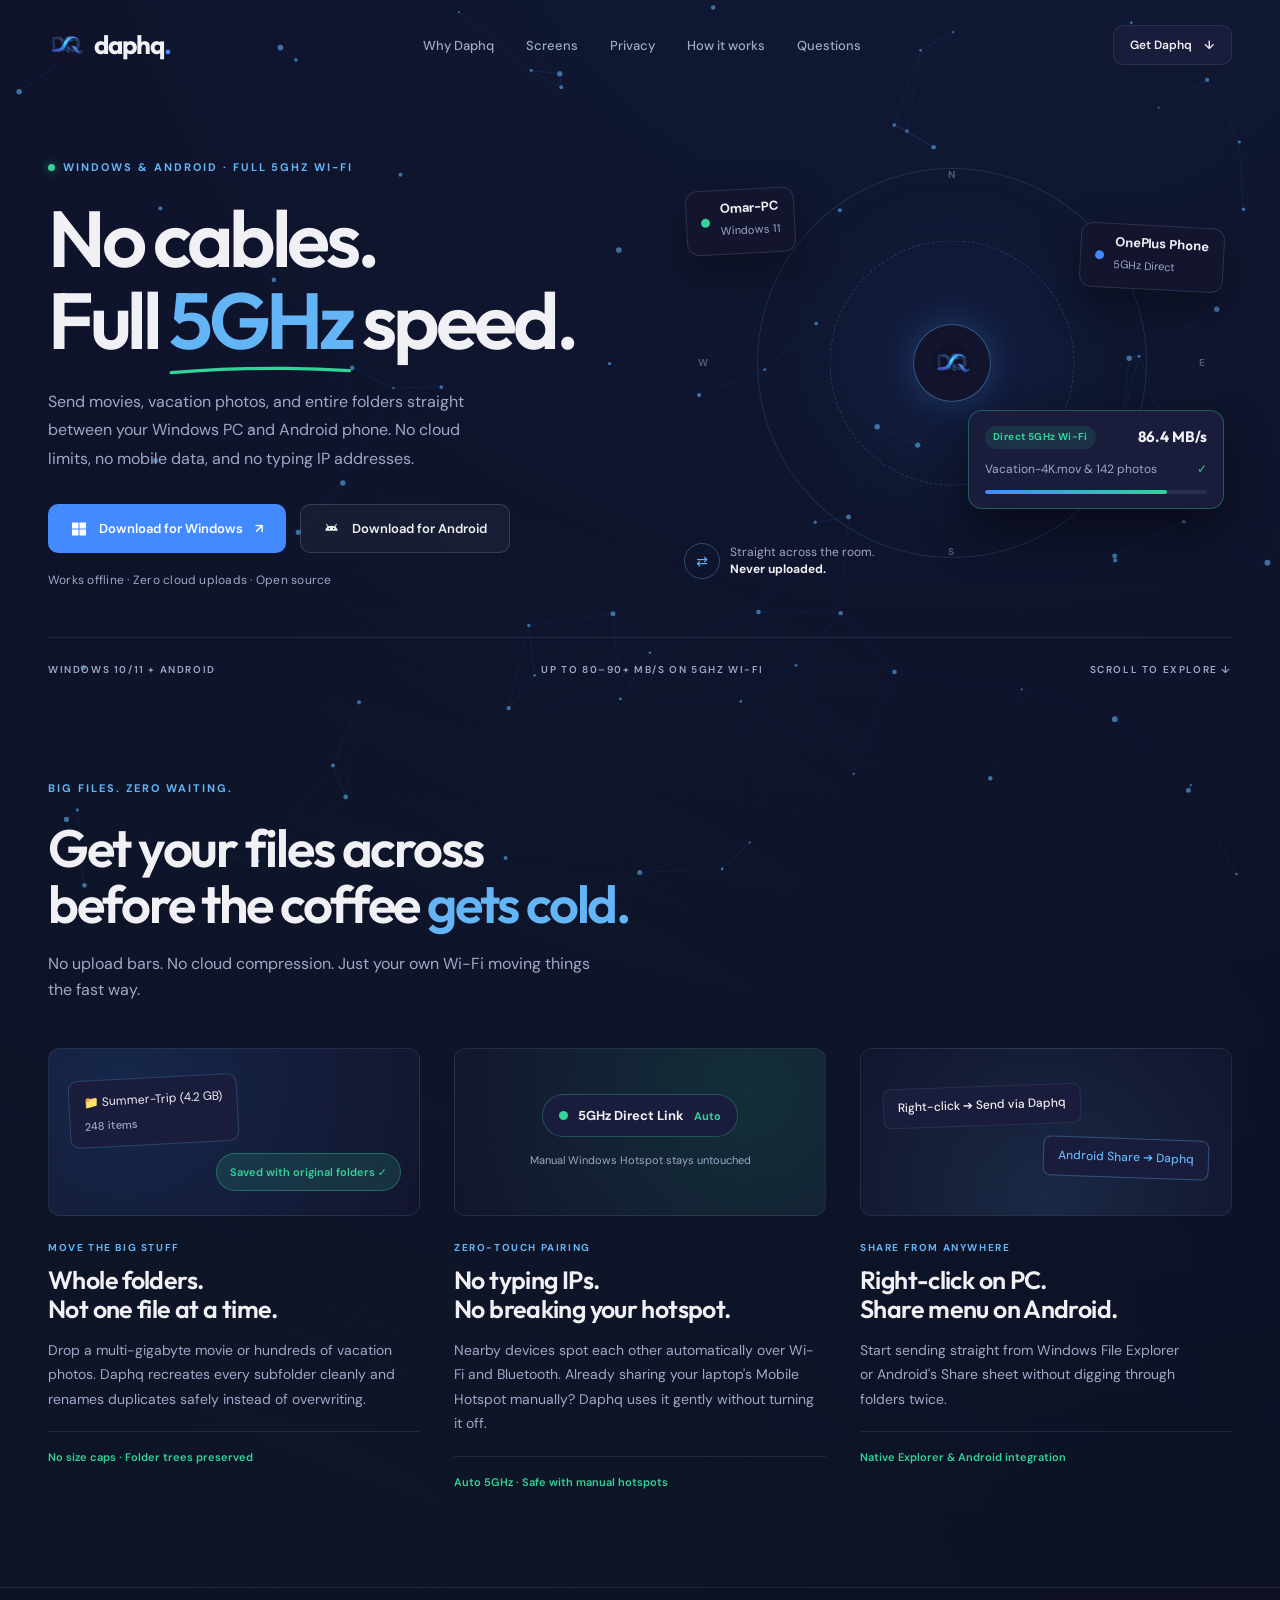
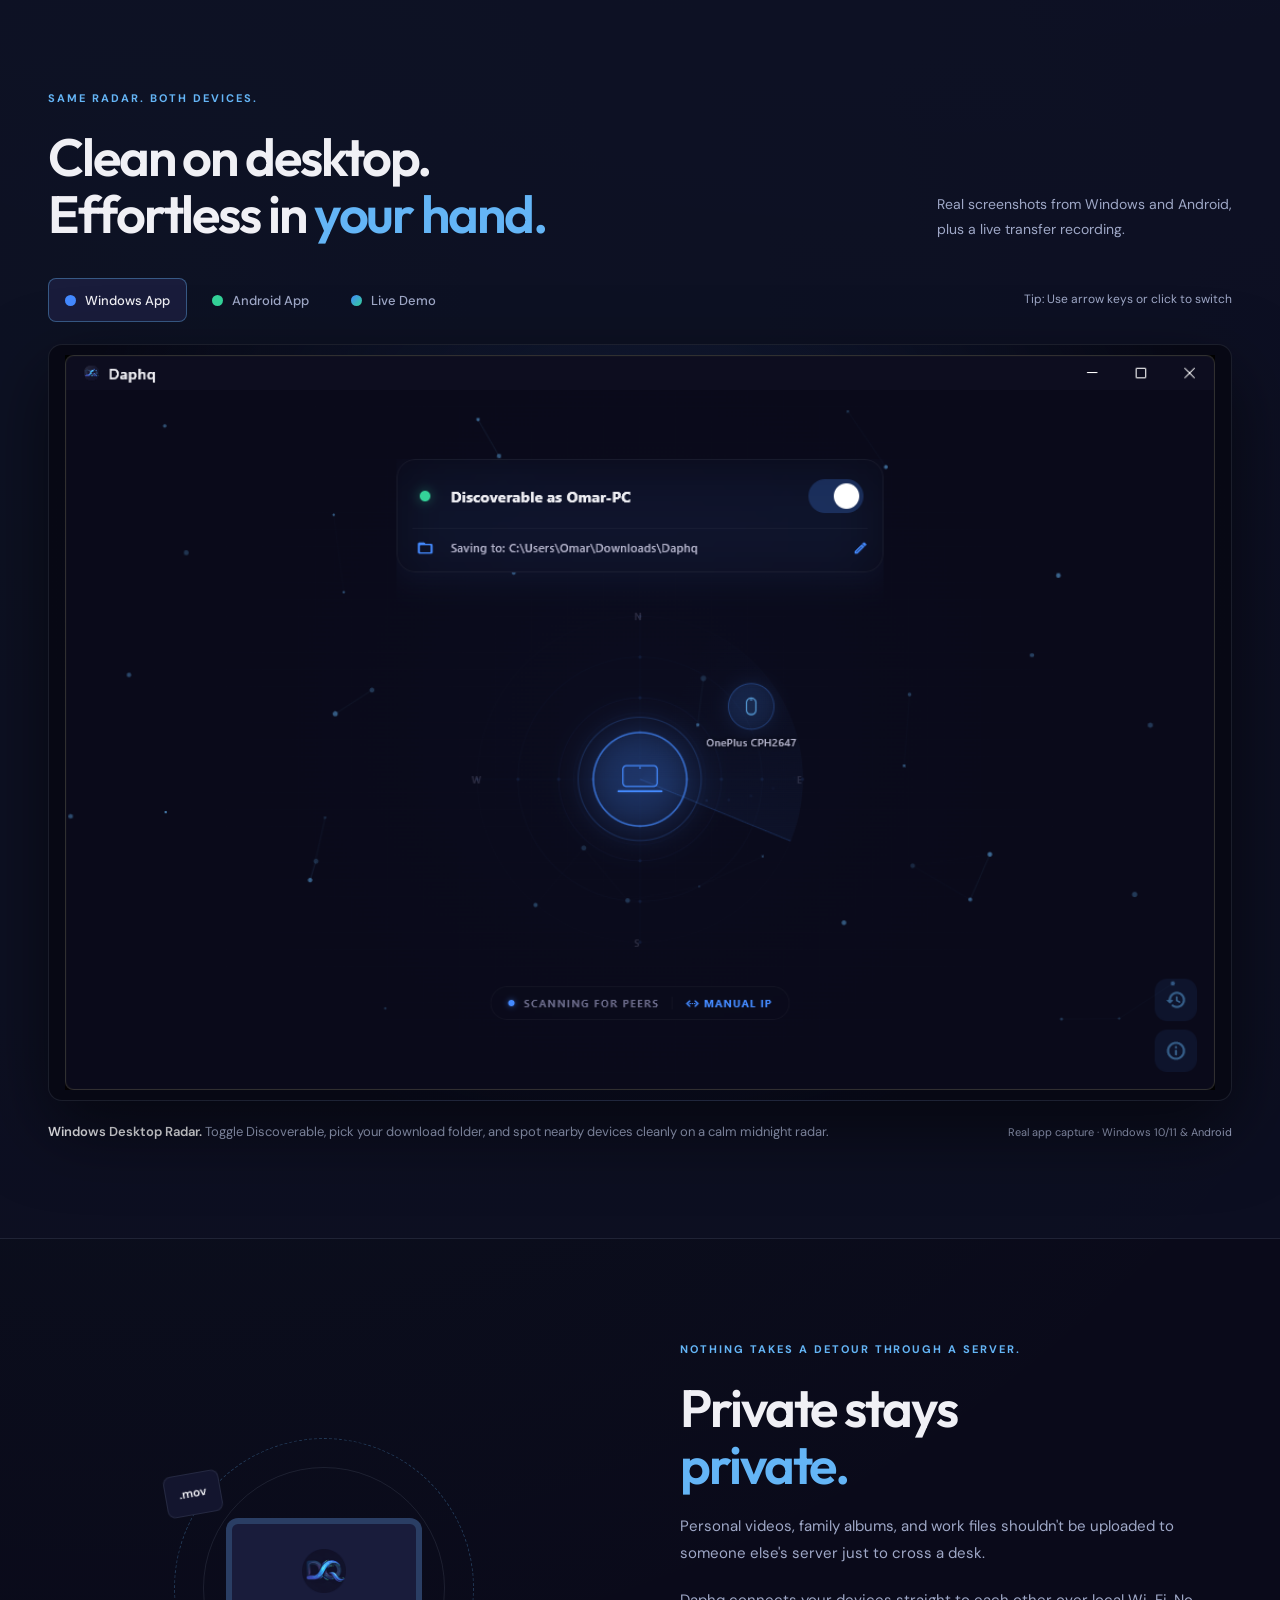
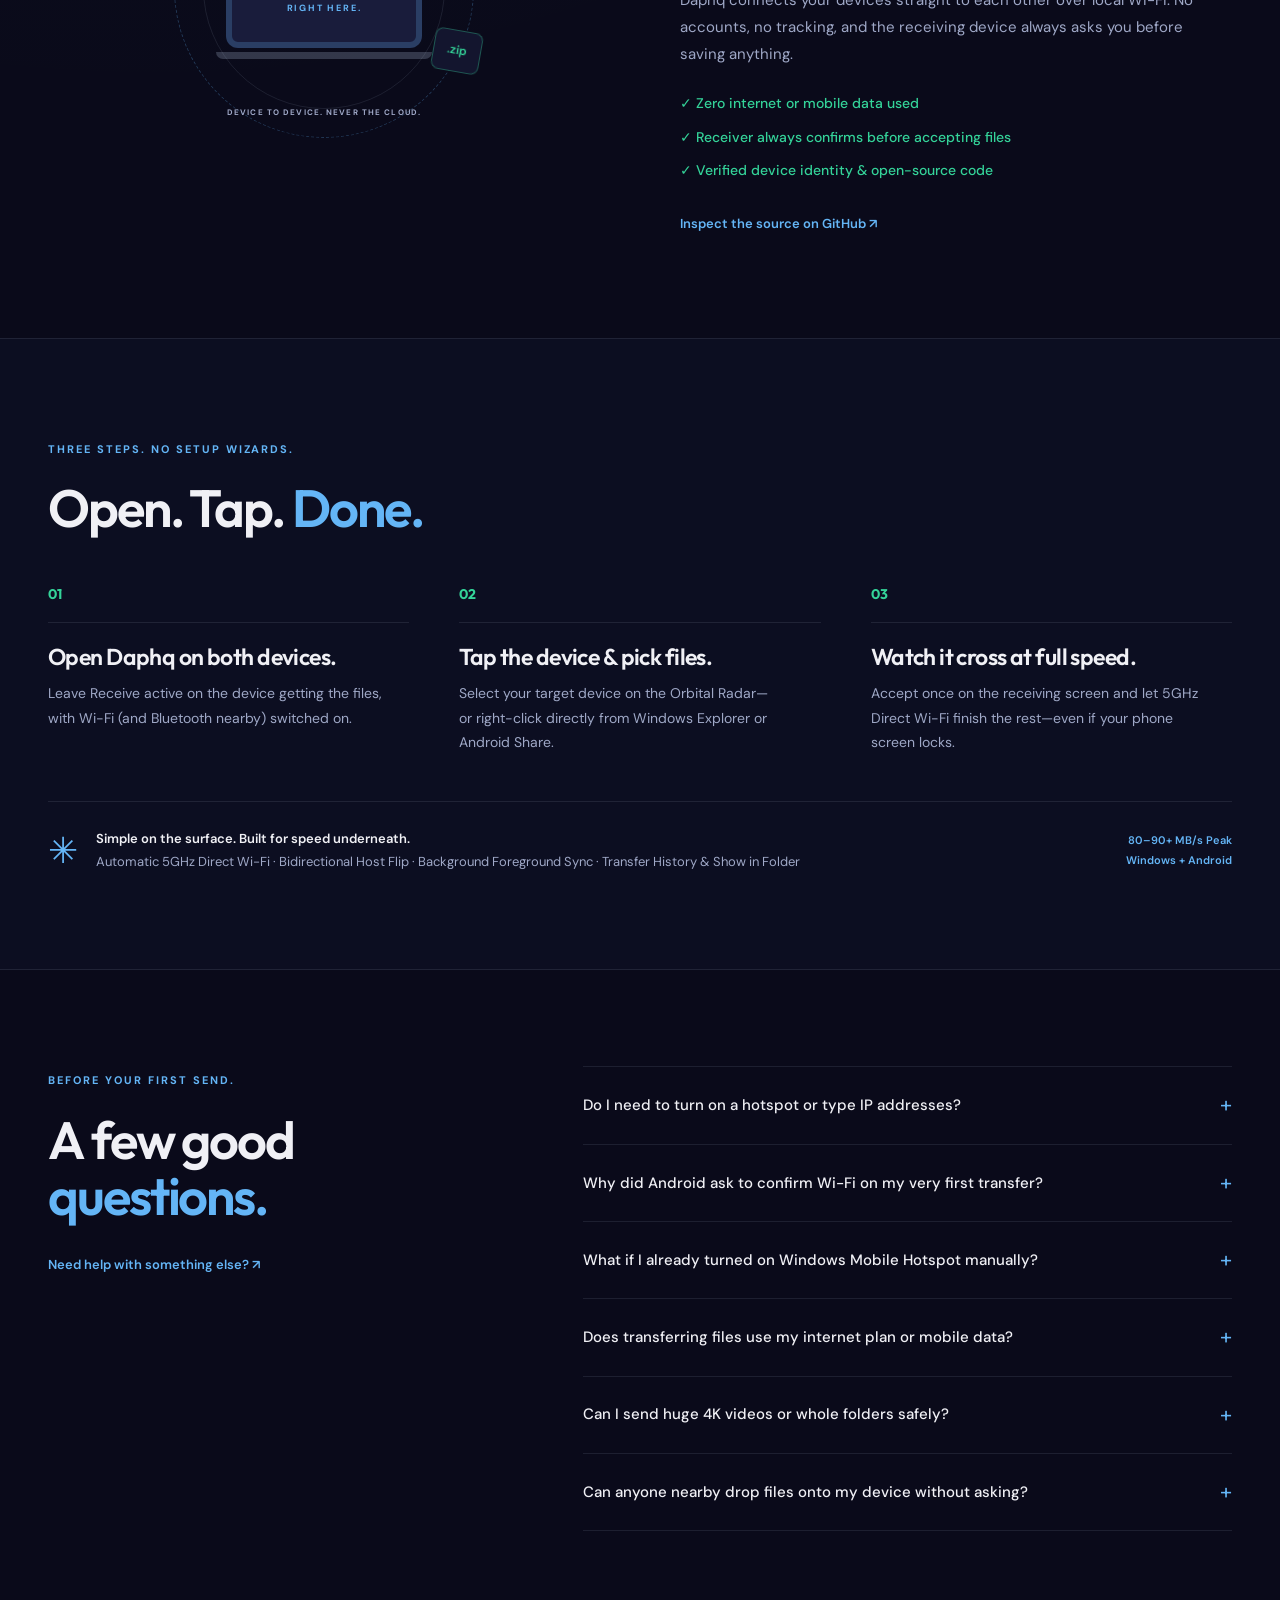
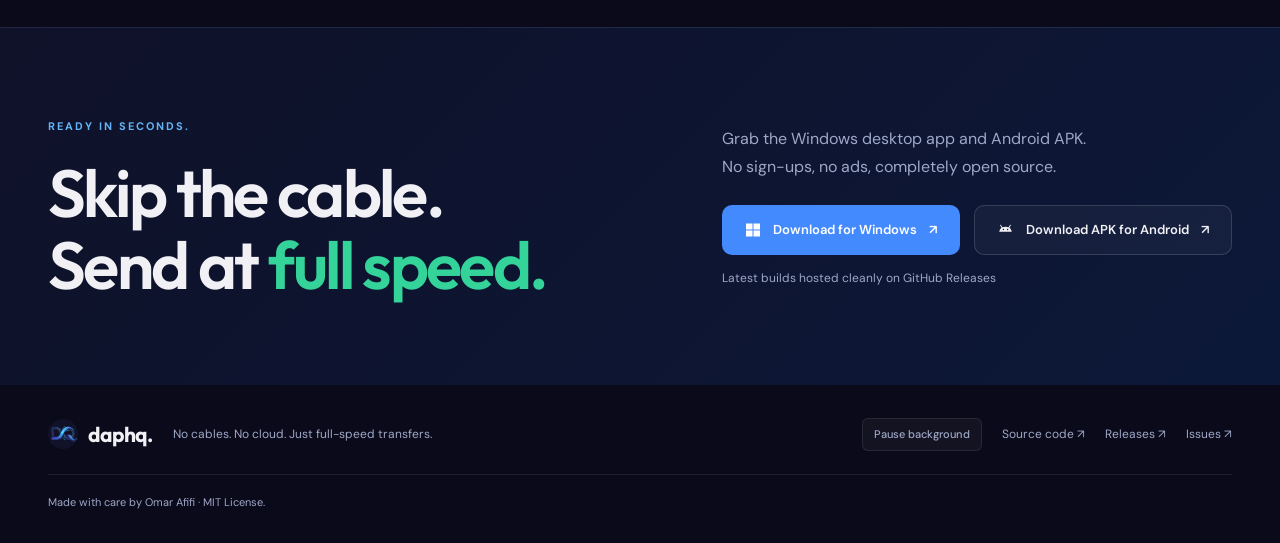
<file: docs/index.html>
<!DOCTYPE html>
<html lang="en">

<head>
  <meta charset="UTF-8">
  <meta name="viewport" content="width=device-width, initial-scale=1">
  <meta name="theme-color" content="#0A0A1A">
  <title>Daphq — No cables. Full 5GHz speed.</title>
  <meta name="description"
    content="Move gigabytes of photos, 4K videos, and whole folders straight between Windows and Android over 5GHz Wi-Fi. No cloud, no cables, no size limits.">
  <meta property="og:title" content="Daphq — No cables. Full 5GHz speed.">
  <meta property="og:description"
    content="Your files. Between your Windows PC and Android phone. Fast, private, and offline over local 5GHz Wi-Fi.">
  <meta property="og:type" content="website">
  <meta property="og:image" content="https://omarafifi-cse.github.io/daphq/assets/windows-interface.png">
  <meta name="twitter:card" content="summary_large_image">
  <meta name="twitter:title" content="Daphq — No cables. Full 5GHz speed.">
  <meta name="twitter:description"
    content="Move gigabytes between Windows and Android without cables or cloud limits.">
  <meta name="twitter:image" content="https://omarafifi-cse.github.io/daphq/assets/windows-interface.png">
  <link rel="canonical" href="https://omarafifi-cse.github.io/daphq/">
  <link rel="icon" type="image/x-icon" href="assets/favicon.ico">
  <link rel="icon" type="image/png" sizes="192x192" href="assets/icon-192.png">
  <link rel="apple-touch-icon" href="assets/apple-touch-icon.png">
  <link rel="preconnect" href="https://fonts.googleapis.com">
  <link rel="preconnect" href="https://fonts.gstatic.com" crossorigin>
  <link
    href="https://fonts.googleapis.com/css2?family=DM+Sans:wght@400;500;600;700&family=Outfit:wght@500;600;700&display=swap"
    rel="stylesheet">
  <link rel="stylesheet" href="css/style.css">
  <script src="js/network-bg.js" defer></script>
  <script src="js/main.js" defer></script>
</head>

<body>
  <canvas id="network-canvas" aria-hidden="true"></canvas>
  <a class="skip-link" href="#main">Skip to content</a>

  <header class="site-header">
    <a class="brand" href="#" aria-label="Daphq home">
      <img src="assets/icon-192.png" width="36" height="36" alt="">
      <span>daphq<span class="brand-dot">.</span></span>
    </a>
    <nav aria-label="Main">
      <a href="#why">Why Daphq</a>
      <a href="#screens">Screens</a>
      <a href="#privacy">Privacy</a>
      <a href="#how-it-works">How it works</a>
      <a href="#questions">Questions</a>
    </nav>
    <a class="button button-small" href="#download">
      Get Daphq <span aria-hidden="true">↓</span>
    </a>
  </header>

  <main id="main" tabindex="-1">
    <!-- Hero -->
    <section class="hero wrap" aria-labelledby="hero-title">
      <div class="hero-copy">
        <p class="eyebrow">
          <span class="status-dot" aria-hidden="true"></span>
          <span id="version-eyebrow">WINDOWS &amp; ANDROID · FULL 5GHZ WI-FI</span>
        </p>
        <h1 id="hero-title">No cables.<br>Full <span class="highlight">5GHz<svg viewBox="0 0 320 22"
              preserveAspectRatio="none" aria-hidden="true">
              <path d="M4 16Q150 2 316 12" />
            </svg></span> speed.</h1>
        <p class="hero-description">Send movies, vacation photos, and entire folders straight between your Windows PC
          and Android phone. No cloud limits, no mobile data, and no typing IP addresses.</p>

        <div class="hero-actions" id="hero-actions">
          <a class="button button-primary" id="hero-primary-btn"
            href="https://github.com/OmarAfifi-CSE/daphq/releases/latest">
            <svg class="os-icon" viewBox="0 0 16 16" width="16" height="16" aria-hidden="true">
              <path fill="currentColor"
                d="M1 1.5h6.5v6H1zm7.5 0H15v6H8.5zM1 8.5h6.5v6H1zm7.5 0H15v6H8.5z" />
            </svg>
            <span class="btn-label">Download for Windows</span>
            <span class="btn-arrow" aria-hidden="true">↗</span>
          </a>
          <a class="button button-secondary" id="hero-secondary-btn"
            href="https://github.com/OmarAfifi-CSE/daphq/releases/latest">
            <svg class="os-icon" viewBox="0 0 24 24" width="17" height="17" aria-hidden="true">
              <path fill="currentColor"
                d="M17.6 9.48l1.84-3.18c.16-.31.04-.69-.26-.85-.29-.15-.65-.06-.83.22l-1.88 3.24a11.43 11.43 0 0 0-8.94 0L5.65 5.67c-.19-.28-.54-.37-.83-.22-.3.16-.42.54-.26.85l1.84 3.18C4.81 10.67 3.55 12.66 3.15 15h17.7c-.4-2.34-1.66-4.33-3.25-5.52zM9 13a1 1 0 1 1 0-2 1 1 0 0 1 0 2zm6 0a1 1 0 1 1 0-2 1 1 0 0 1 0 2z" />
            </svg>
            <span class="btn-label">Download for Android</span>
          </a>
        </div>
        <p class="fine-print">Works offline · Zero cloud uploads · Open source</p>
      </div>

      <!-- Bespoke CSS Orbital Radar Bridge -->
      <div class="hero-art" role="img"
        aria-label="Illustration of a Windows PC and Android phone linked on Daphq's Orbital Radar transferring files at 86 MB/s">
        <div class="radar-ring radar-outer"></div>
        <div class="radar-ring radar-inner"></div>
        <span class="compass compass-n" aria-hidden="true">N</span>
        <span class="compass compass-e" aria-hidden="true">E</span>
        <span class="compass compass-s" aria-hidden="true">S</span>
        <span class="compass compass-w" aria-hidden="true">W</span>

        <div class="radar-hub">
          <img src="assets/icon-192.png" width="38" height="38" alt="">
        </div>

        <div class="peer-pill peer-pc">
          <span class="peer-dot" aria-hidden="true"></span>
          <div>
            <strong>Omar-PC</strong>
            <small>Windows 11</small>
          </div>
        </div>

        <div class="peer-pill peer-phone">
          <span class="peer-dot peer-dot-blue" aria-hidden="true"></span>
          <div>
            <strong>OnePlus Phone</strong>
            <small>5GHz Direct</small>
          </div>
        </div>

        <div class="transfer-card">
          <div class="transfer-head">
            <span class="transfer-badge">Direct 5GHz Wi-Fi</span>
            <span class="transfer-speed">86.4 MB/s</span>
          </div>
          <div class="transfer-file">
            <span>Vacation-4K.mov &amp; 142 photos</span>
            <span class="transfer-check">✓</span>
          </div>
          <div class="transfer-bar"><i></i></div>
        </div>

        <div class="local-seal">
          <span class="seal-icon" aria-hidden="true">⇄</span>
          <span>Straight across the room.<br><strong>Never uploaded.</strong></span>
        </div>
      </div>

      <div class="hero-baseline">
        <span>WINDOWS 10/11 + ANDROID</span>
        <span>UP TO 80–90+ MB/S ON 5GHZ WI-FI</span>
        <span>SCROLL TO EXPLORE ↓</span>
      </div>
    </section>

    <!-- Stories -->
    <section class="possibilities wrap section" id="why" aria-labelledby="possibilities-title">
      <div class="section-intro">
        <p class="eyebrow">BIG FILES. ZERO WAITING.</p>
        <h2 id="possibilities-title">Get your files across<br>before the coffee <span class="serene">gets cold.</span>
        </h2>
        <p>No upload bars. No cloud compression. Just your own Wi-Fi moving things the fast way.</p>
      </div>

      <div class="stories">
        <article class="story">
          <div class="story-art folder-art" aria-hidden="true">
            <div class="folder-card">
              <span>📁 Summer-Trip (4.2 GB)</span>
              <b>248 items</b>
            </div>
            <div class="folder-done">Saved with original folders ✓</div>
          </div>
          <p class="story-kicker">MOVE THE BIG STUFF</p>
          <h3>Whole folders.<br>Not one file at a time.</h3>
          <p>Drop a multi-gigabyte movie or hundreds of vacation photos. Daphq recreates every subfolder cleanly and
            renames duplicates safely instead of overwriting.</p>
          <span class="capability">No size caps · Folder trees preserved</span>
        </article>

        <article class="story">
          <div class="story-art link-art" aria-hidden="true">
            <div class="band-pill">
              <span class="peer-dot"></span>
              <strong>5GHz Direct Link</strong>
              <small>Auto</small>
            </div>
            <span class="hotspot-note">Manual Windows Hotspot stays untouched</span>
          </div>
          <p class="story-kicker">ZERO-TOUCH PAIRING</p>
          <h3>No typing IPs.<br>No breaking your hotspot.</h3>
          <p>Nearby devices spot each other automatically over Wi-Fi and Bluetooth. Already sharing your laptop's
            Mobile Hotspot manually? Daphq uses it gently without turning it off.</p>
          <span class="capability">Auto 5GHz · Safe with manual hotspots</span>
        </article>

        <article class="story">
          <div class="story-art share-art" aria-hidden="true">
            <span class="share-chip chip-win">Right-click ➔ Send via Daphq</span>
            <span class="share-chip chip-and">Android Share ➔ Daphq</span>
          </div>
          <p class="story-kicker">SHARE FROM ANYWHERE</p>
          <h3>Right-click on PC.<br>Share menu on Android.</h3>
          <p>Start sending straight from Windows File Explorer or Android's Share sheet without digging through folders
            twice.</p>
          <span class="capability">Native Explorer &amp; Android integration</span>
        </article>
      </div>
    </section>

    <!-- Screens Switcher (Real Screenshots + Live Demo) -->
    <section class="screens-section section" id="screens" aria-labelledby="screens-title">
      <div class="wrap">
        <div class="screens-heading">
          <div>
            <p class="eyebrow">SAME RADAR. BOTH DEVICES.</p>
            <h2 id="screens-title">Clean on desktop.<br>Effortless in <span class="serene">your hand.</span></h2>
          </div>
          <p>Real screenshots from Windows and Android,<br>plus a live transfer recording.</p>
        </div>

        <div class="screen-controls">
          <div class="screen-buttons" role="group" aria-label="Choose a preview">
            <button type="button" data-screen="windows" aria-pressed="true">
              <span class="swatch swatch-win" aria-hidden="true"></span>Windows App
            </button>
            <button type="button" data-screen="android" aria-pressed="false">
              <span class="swatch swatch-and" aria-hidden="true"></span>Android App
            </button>
            <button type="button" data-screen="demo" aria-pressed="false">
              <span class="swatch swatch-demo" aria-hidden="true"></span>Live Demo
            </button>
          </div>
          <span class="screen-hint">Tip: Use arrow keys or click to switch</span>
        </div>

        <div class="app-preview" data-screen="windows" id="app-preview"
          aria-label="Real Windows desktop screenshot of the Daphq app">
          <div class="preview-stage">
            <img id="screen-shot" class="preview-img active" src="assets/windows-interface.png" width="1086"
              height="693" alt="Daphq Windows desktop app showing a nearby Android phone on the Orbital Radar">
            <img id="screen-shot-next" class="preview-img incoming" src="assets/windows-interface.png" width="1086"
              height="693" alt="" aria-hidden="true">
          </div>
        </div>

        <div class="preview-caption">
          <p id="screen-description" aria-live="polite">
            <strong>Windows Desktop Radar.</strong> Toggle Discoverable, pick your download folder, and spot nearby
            devices cleanly on a calm midnight radar.
          </p>
          <span id="screen-meta">Real app capture · Windows 10/11 &amp; Android</span>
        </div>
      </div>
    </section>

    <!-- Privacy & Offline -->
    <section class="privacy-section wrap section" id="privacy" aria-labelledby="privacy-title">
      <div class="privacy-visual" aria-hidden="true">
        <div class="privacy-orbit">
          <span class="orbit-file file-a">.mov</span>
          <span class="orbit-file file-b">.zip</span>
          <div class="room-bridge">
            <div class="room-screen">
              <img src="assets/icon-192.png" width="44" height="44" alt="">
              <span>RIGHT HERE.</span>
            </div>
            <div class="room-base"></div>
          </div>
          <span class="privacy-seal">DEVICE TO DEVICE. NEVER THE CLOUD.</span>
        </div>
      </div>

      <div class="privacy-copy">
        <p class="eyebrow">NOTHING TAKES A DETOUR THROUGH A SERVER.</p>
        <h2 id="privacy-title">Private stays<br><span class="serene">private.</span></h2>
        <p>Personal videos, family albums, and work files shouldn't be uploaded to someone else's server just to cross
          a desk.</p>
        <p>Daphq connects your devices straight to each other over local Wi-Fi. No accounts, no tracking, and the
          receiving device always asks you before saving anything.</p>
        <div class="privacy-points">
          <span>✓ Zero internet or mobile data used</span>
          <span>✓ Receiver always confirms before accepting files</span>
          <span>✓ Verified device identity &amp; open-source code</span>
        </div>
        <a class="text-link" href="https://github.com/OmarAfifi-CSE/daphq" target="_blank"
          rel="noopener noreferrer">Inspect the source on GitHub ↗</a>
      </div>
    </section>

    <!-- Workflow -->
    <section class="workflow-section section" id="how-it-works" aria-labelledby="workflow-title">
      <div class="wrap">
        <div class="section-intro">
          <p class="eyebrow">THREE STEPS. NO SETUP WIZARDS.</p>
          <h2 id="workflow-title">Open. Tap. <span class="serene">Done.</span></h2>
        </div>

        <ol class="steps">
          <li>
            <span class="step-number">01</span>
            <h3>Open Daphq on both devices.</h3>
            <p>Leave Receive active on the device getting the files, with Wi-Fi (and Bluetooth nearby) switched on.</p>
          </li>
          <li>
            <span class="step-number">02</span>
            <h3>Tap the device &amp; pick files.</h3>
            <p>Select your target device on the Orbital Radar—or right-click directly from Windows Explorer or Android
              Share.</p>
          </li>
          <li>
            <span class="step-number">03</span>
            <h3>Watch it cross at full speed.</h3>
            <p>Accept once on the receiving screen and let 5GHz Direct Wi-Fi finish the rest—even if your phone screen
              locks.</p>
          </li>
        </ol>

        <div class="power-note">
          <span class="power-symbol" aria-hidden="true">✳</span>
          <p>
            <strong>Simple on the surface. Built for speed underneath.</strong>
            <br>Automatic 5GHz Direct Wi-Fi · Bidirectional Host Flip · Background Foreground Sync · Transfer History
            &amp; Show in Folder
          </p>
          <span class="spec-tags">80–90+ MB/s Peak<br>Windows + Android</span>
        </div>
      </div>
    </section>

    <!-- FAQ -->
    <section class="faq-section wrap section" id="questions" aria-labelledby="faq-title">
      <div>
        <p class="eyebrow">BEFORE YOUR FIRST SEND.</p>
        <h2 id="faq-title">A few good<br><span class="serene">questions.</span></h2>
        <a class="text-link" href="https://github.com/OmarAfifi-CSE/daphq/issues" target="_blank"
          rel="noopener noreferrer">Need help with something else? ↗</a>
      </div>

      <div class="questions">
        <details>
          <summary>Do I need to turn on a hotspot or type IP addresses?<span aria-hidden="true">+</span></summary>
          <p>Usually no. When both devices are nearby with Wi-Fi and Bluetooth on, Daphq finds them automatically and
            negotiates a direct 5GHz link. Manual IP entry is always there if you ever need it on a locked-down network.</p>
        </details>
        <details>
          <summary>Why did Android ask to confirm Wi-Fi on my very first transfer?<span aria-hidden="true">+</span></summary>
          <p>Android shows a one-time system confirmation the very first time an app requests a direct local Wi-Fi link.
            Daphq keeps your link credentials consistent so future transfers reconnect smoothly without manual
            re-selection.</p>
        </details>
        <details>
          <summary>What if I already turned on Windows Mobile Hotspot manually?<span aria-hidden="true">+</span></summary>
          <p>Daphq respects it. If your Windows Mobile Hotspot is already running, Daphq won't change its name or
            password and won't shut it down after the transfer completes.</p>
        </details>
        <details>
          <summary>Does transferring files use my internet plan or mobile data?<span aria-hidden="true">+</span></summary>
          <p>No. Every byte moves locally between your devices inside the room—never over mobile data and never through
            any cloud server.</p>
        </details>
        <details>
          <summary>Can I send huge 4K videos or whole folders safely?<span aria-hidden="true">+</span></summary>
          <p>Yes. There are no file-size or item-count limits. Subfolders keep their structure, and if a file with the
            same name already exists, Daphq renames the new copy cleanly (like <code>photo (1).jpg</code>) instead of
            overwriting.</p>
        </details>
        <details>
          <summary>Can anyone nearby drop files onto my device without asking?<span aria-hidden="true">+</span></summary>
          <p>Never. When someone wants to send files, your receiving screen shows who is sending, how many items, and the
            total size—and waits for you to tap Accept.</p>
        </details>
      </div>
    </section>

    <!-- Final CTA -->
    <section class="final-cta" id="download" aria-labelledby="download-title">
      <div class="wrap final-inner">
        <div>
          <p class="eyebrow">READY IN SECONDS.</p>
          <h2 id="download-title">Skip the cable.<br>Send at <span class="serene-light">full speed.</span></h2>
        </div>
        <div>
          <p>Grab the Windows desktop app and Android APK.<br>No sign-ups, no ads, completely open source.</p>
          <div class="final-buttons">
            <a class="button button-primary" id="download-windows"
              href="https://github.com/OmarAfifi-CSE/daphq/releases/latest">
              <svg class="os-icon" viewBox="0 0 16 16" width="16" height="16" aria-hidden="true">
                <path fill="currentColor"
                  d="M1 1.5h6.5v6H1zm7.5 0H15v6H8.5zM1 8.5h6.5v6H1zm7.5 0H15v6H8.5z" />
              </svg>
              <span>Download for Windows</span>
              <span aria-hidden="true">↗</span>
            </a>
            <a class="button button-secondary" id="download-android"
              href="https://github.com/OmarAfifi-CSE/daphq/releases/latest">
              <svg class="os-icon" viewBox="0 0 24 24" width="17" height="17" aria-hidden="true">
                <path fill="currentColor"
                  d="M17.6 9.48l1.84-3.18c.16-.31.04-.69-.26-.85-.29-.15-.65-.06-.83.22l-1.88 3.24a11.43 11.43 0 0 0-8.94 0L5.65 5.67c-.19-.28-.54-.37-.83-.22-.3.16-.42.54-.26.85l1.84 3.18C4.81 10.67 3.55 12.66 3.15 15h17.7c-.4-2.34-1.66-4.33-3.25-5.52zM9 13a1 1 0 1 1 0-2 1 1 0 0 1 0 2zm6 0a1 1 0 1 1 0-2 1 1 0 0 1 0 2z" />
              </svg>
              <span>Download APK for Android</span>
              <span aria-hidden="true">↗</span>
            </a>
          </div>
          <span class="cta-note" id="release-note">Latest builds hosted cleanly on GitHub Releases</span>
        </div>
      </div>
    </section>
  </main>

  <footer class="wrap">
    <a class="brand" href="#">
      <img src="assets/icon-192.png" width="30" height="30" alt="">
      <span>daphq.</span>
    </a>
    <span>No cables. No cloud. Just full-speed transfers.</span>
    <div>
      <button type="button" class="motion-toggle" id="motion-toggle">Pause background</button>
      <a href="https://github.com/OmarAfifi-CSE/daphq" target="_blank" rel="noopener noreferrer">Source code ↗</a>
      <a href="https://github.com/OmarAfifi-CSE/daphq/releases" target="_blank" rel="noopener noreferrer">Releases ↗</a>
      <a href="https://github.com/OmarAfifi-CSE/daphq/issues" target="_blank" rel="noopener noreferrer">Issues ↗</a>
    </div>
    <p>Made with care by Omar Afifi · MIT License.</p>
  </footer>
</body>

</html>
</file>
<file: docs/css/style.css>
/* Daphq Web Tokens mirroring lib/core/app_colors.dart */
:root {
  color-scheme: dark;
  interpolate-size: allow-keywords;

  --bg: #0A0A1A;
  --bg-soft: #0F1124;
  --surface: #13152E;
  --surface-elevated: #191C3B;
  --ink: #F0F0F5;
  --muted: #9FA8C7;
  --blue: #448AFF;
  --sky: #64B5F6;
  --emerald: #34D399;
  --line: rgba(148, 163, 184, 0.14);
  --display: 'Outfit', 'Segoe UI', system-ui, sans-serif;
  --body: 'DM Sans', 'Segoe UI', system-ui, sans-serif;
}

* {
  box-sizing: border-box;
}

html {
  scroll-behavior: smooth;
  scroll-padding-top: 48px;
}

body {
  margin: 0;
  background: radial-gradient(circle at 75% -5%, rgba(68, 138, 255, 0.12), transparent 46%),
    radial-gradient(circle at 12% 35%, rgba(52, 211, 153, 0.05), transparent 40%),
    var(--bg);
  color: var(--ink);
  font-family: var(--body);
  font-size: 16px;
  line-height: 1.65;
  overflow-x: hidden;
}

#network-canvas {
  position: fixed;
  inset: 0;
  width: 100%;
  height: 100%;
  z-index: 0;
  pointer-events: none;
  opacity: 0.68;
}

.site-header,
main,
footer {
  position: relative;
  z-index: 1;
}

a {
  color: inherit;
  text-decoration: none;
}

button {
  font: inherit;
  cursor: pointer;
}

button,
a {
  -webkit-tap-highlight-color: transparent;
}

:where(a, button, summary):focus-visible {
  outline: 3px solid var(--sky);
  outline-offset: 4px;
}

h1,
h2,
h3,
p {
  margin: 0;
}

h1,
h2,
h3 {
  font-family: var(--display);
  font-weight: 600;
  line-height: 1.08;
  letter-spacing: -0.04em;
  text-wrap: balance;
}

h2 {
  font-size: clamp(36px, 4.1vw, 58px);
}

h3 {
  letter-spacing: -0.025em;
}

p {
  text-wrap: pretty;
}

img {
  max-width: 100%;
  height: auto;
}

.wrap {
  width: min(1200px, calc(100% - 96px));
  margin-inline: auto;
}

.section {
  padding-block: 96px;
}

.eyebrow {
  display: inline-flex;
  align-items: center;
  gap: 8px;
  font-size: 11px;
  font-weight: 700;
  letter-spacing: 0.18em;
  color: var(--sky);
  margin-bottom: 22px;
}

.serene {
  color: var(--sky);
}

.serene-light {
  color: var(--emerald);
}

.skip-link {
  position: fixed;
  top: -80px;
  left: 20px;
  background: var(--surface-elevated);
  color: var(--ink);
  border: 1px solid var(--sky);
  border-radius: 8px;
  padding: 12px 16px;
  font-size: 13px;
  font-weight: 600;
  z-index: 100;
}

.skip-link:focus {
  top: 14px;
}

/* Header */
.site-header {
  max-width: 1400px;
  margin: auto;
  padding: 24px 48px;
  display: flex;
  align-items: center;
  justify-content: space-between;
  gap: 24px;
}

.brand {
  display: inline-flex;
  align-items: center;
  gap: 10px;
  font-family: var(--display);
  font-size: 26px;
  letter-spacing: -1.1px;
  font-weight: 700;
}

.brand img {
  border-radius: 9px;
}

.brand-dot {
  color: var(--blue);
}

.site-header nav {
  display: flex;
  gap: 32px;
  font-size: 13px;
  font-weight: 500;
  color: var(--muted);
}

.site-header nav a:hover,
.text-link:hover,
footer a:hover {
  color: var(--ink);
}

/* Buttons */
.button {
  display: inline-flex;
  justify-content: center;
  align-items: center;
  gap: 12px;
  min-block-size: 46px;
  padding: 13px 22px;
  background: var(--surface-elevated);
  color: var(--ink);
  border: 1px solid var(--line);
  border-radius: 10px;
  font-size: 13px;
  font-weight: 600;
  white-space: nowrap;
  transition: background 0.18s ease, border-color 0.18s ease, transform 0.18s ease, scale 0.15s ease-out;
}

.button:hover {
  background: var(--surface);
  border-color: rgba(100, 181, 246, 0.45);
  transform: translateY(-1px);
}

.button:active,
button:active {
  scale: 0.97;
}

.button-primary {
  background: var(--blue);
  border-color: transparent;
  color: #FFFFFF;
}

.button-primary:hover {
  background: #357AE8;
  border-color: transparent;
}

.button-secondary {
  background: rgba(255, 255, 255, 0.04);
  border-color: rgba(255, 255, 255, 0.14);
}

.button-small {
  min-block-size: 40px;
  padding: 9px 16px;
  font-size: 12px;
}

.os-icon {
  flex-shrink: 0;
}

.text-link {
  font-size: 13px;
  font-weight: 600;
  color: var(--sky);
  display: inline-flex;
  gap: 8px;
  align-items: center;
  min-block-size: 36px;
}

/* Hero */
.hero {
  padding-top: 56px;
  display: grid;
  grid-template-columns: 1.05fr 1fr;
  align-items: center;
  gap: 12px 36px;
}

.hero-copy {
  position: relative;
  z-index: 2;
  min-width: 0;
  animation: arrive 0.65s ease-out both;
}

.status-dot {
  display: inline-block;
  width: 7px;
  height: 7px;
  border-radius: 50%;
  background: var(--emerald);
  box-shadow: 0 0 10px rgba(52, 211, 153, 0.65);
}

.hero h1 {
  font-size: clamp(54px, 6.2vw, 88px);
  letter-spacing: -0.055em;
  line-height: 1.03;
  font-weight: 600;
}

.highlight {
  position: relative;
  color: var(--sky);
  white-space: nowrap;
}

.highlight svg {
  position: absolute;
  left: 0;
  bottom: -6px;
  width: 100%;
  height: 12px;
  stroke: var(--emerald);
  stroke-width: 6;
  stroke-linecap: round;
  fill: none;
  z-index: -1;
}

.hero-description {
  font-size: 16px;
  line-height: 1.8;
  max-width: 455px;
  margin-top: 26px;
  color: var(--muted);
}

.hero-actions {
  display: flex;
  gap: 14px;
  flex-wrap: wrap;
  align-items: center;
  margin-top: 30px;
}

.fine-print {
  font-size: 12px;
  color: var(--muted);
  margin-top: 18px;
  letter-spacing: 0.02em;
}

/* Hero Bespoke Orbital Radar Art */
.hero-art {
  height: 450px;
  position: relative;
  min-width: 0;
  max-width: 100%;
  animation: arrive 0.85s ease-out both;
}

.radar-ring {
  position: absolute;
  border-radius: 50%;
  left: 50%;
  top: 48%;
  transform: translate(-50%, -50%);
}

.radar-outer {
  width: 390px;
  height: 390px;
  border: 1px solid rgba(100, 181, 246, 0.16);
  background: radial-gradient(circle, rgba(68, 138, 255, 0.08) 0%, transparent 68%);
}

.radar-inner {
  width: 245px;
  height: 245px;
  border: 1px dashed rgba(100, 181, 246, 0.22);
}

.compass {
  position: absolute;
  font-size: 10px;
  font-weight: 700;
  letter-spacing: 0.12em;
  color: rgba(159, 168, 199, 0.45);
}

.compass-n { top: 20px; left: 50%; transform: translateX(-50%); }
.compass-s { bottom: 36px; left: 50%; transform: translateX(-50%); }
.compass-e { right: 26px; top: 48%; transform: translateY(-50%); }
.compass-w { left: 26px; top: 48%; transform: translateY(-50%); }

.radar-hub {
  position: absolute;
  left: 50%;
  top: 48%;
  transform: translate(-50%, -50%);
  width: 78px;
  height: 78px;
  border-radius: 50%;
  background: var(--surface);
  border: 1px solid rgba(100, 181, 246, 0.4);
  box-shadow: 0 0 36px rgba(68, 138, 255, 0.25);
  display: grid;
  place-items: center;
}

.radar-hub img {
  border-radius: 10px;
}

.peer-pill {
  position: absolute;
  display: flex;
  align-items: center;
  gap: 10px;
  padding: 10px 14px;
  background: var(--surface);
  border: 1px solid rgba(148, 163, 184, 0.2);
  border-radius: 12px;
  box-shadow: 0 16px 38px rgba(0, 0, 0, 0.35);
}

.peer-pill strong {
  display: block;
  font-size: 13px;
  line-height: 1.25;
  color: var(--ink);
}

.peer-pill small {
  font-size: 11px;
  color: var(--muted);
}

.peer-pc {
  top: 42px;
  left: 14px;
  transform: rotate(-3deg);
}

.peer-phone {
  top: 78px;
  right: 8px;
  transform: rotate(3deg);
}

.peer-dot {
  width: 9px;
  height: 9px;
  border-radius: 50%;
  background: var(--emerald);
  flex-shrink: 0;
}

.peer-dot-blue {
  background: var(--blue);
}

.transfer-card {
  position: absolute;
  right: 8px;
  bottom: 88px;
  width: 256px;
  padding: 14px 16px;
  background: var(--surface-elevated);
  border: 1px solid rgba(52, 211, 153, 0.35);
  border-radius: 14px;
  box-shadow: 0 22px 48px rgba(0, 0, 0, 0.48);
}

.transfer-head {
  display: flex;
  justify-content: space-between;
  align-items: center;
  gap: 8px;
  margin-bottom: 10px;
}

.transfer-badge {
  font-size: 10px;
  font-weight: 700;
  letter-spacing: 0.04em;
  color: var(--emerald);
  background: rgba(52, 211, 153, 0.12);
  padding: 3px 8px;
  border-radius: 99px;
}

.transfer-speed {
  font-family: var(--display);
  font-weight: 700;
  font-size: 15px;
  color: var(--ink);
}

.transfer-file {
  display: flex;
  justify-content: space-between;
  align-items: center;
  font-size: 12px;
  color: var(--muted);
  margin-bottom: 10px;
}

.transfer-check {
  color: var(--emerald);
  font-weight: 700;
}

.transfer-bar {
  height: 4px;
  background: rgba(255, 255, 255, 0.08);
  border-radius: 99px;
  overflow: hidden;
}

.transfer-bar i {
  display: block;
  width: 82%;
  height: 100%;
  background: linear-gradient(90deg, var(--blue), var(--emerald));
  border-radius: 99px;
}

.local-seal {
  position: absolute;
  left: 12px;
  bottom: 18px;
  display: flex;
  align-items: center;
  gap: 10px;
  font-size: 12px;
  line-height: 1.45;
  color: var(--muted);
}

.seal-icon {
  width: 36px;
  height: 36px;
  border: 1px solid rgba(100, 181, 246, 0.35);
  border-radius: 50%;
  display: grid;
  place-items: center;
  color: var(--sky);
  font-size: 14px;
}

.local-seal strong {
  color: var(--ink);
}

.hero-baseline {
  grid-column: 1 / -1;
  display: flex;
  justify-content: space-between;
  border-top: 1px solid var(--line);
  padding: 24px 0;
  margin-top: 28px;
  color: var(--muted);
  font-size: 10px;
  letter-spacing: 0.16em;
  font-weight: 600;
}

/* Stories */
.section-intro > p:last-child:not(.eyebrow) {
  color: var(--muted);
  font-size: 16px;
  margin-top: 18px;
  max-width: 560px;
}

.possibilities {
  padding-top: 72px;
}

.stories {
  display: grid;
  grid-template-columns: repeat(3, 1fr);
  gap: 34px;
  margin-top: 44px;
}

.story-art {
  height: 168px;
  background: var(--surface);
  border: 1px solid var(--line);
  border-radius: 12px;
  position: relative;
  overflow: hidden;
  margin-bottom: 24px;
}

.story-kicker {
  font-size: 10px;
  letter-spacing: 0.16em;
  font-weight: 700;
  color: var(--sky);
  margin-bottom: 10px;
}

.story h3 {
  font-size: 25px;
  line-height: 1.15;
}

.story > p:not(.story-kicker) {
  font-size: 14px;
  line-height: 1.75;
  color: var(--muted);
  margin-top: 14px;
}

.capability {
  border-top: 1px solid var(--line);
  padding-top: 16px;
  margin-top: 20px;
  font-size: 11px;
  font-weight: 600;
  color: var(--emerald);
  display: block;
}

/* Story Mini Visuals */
.folder-art {
  background: radial-gradient(circle at 20% 20%, rgba(68, 138, 255, 0.16), var(--surface));
}

.folder-card {
  position: absolute;
  left: 20px;
  top: 28px;
  background: var(--surface-elevated);
  border: 1px solid rgba(100, 181, 246, 0.25);
  border-radius: 10px;
  padding: 12px 14px;
  font-size: 12px;
  transform: rotate(-3deg);
}

.folder-card b {
  display: block;
  margin-top: 4px;
  font-size: 11px;
  color: var(--muted);
  font-weight: 500;
}

.folder-done {
  position: absolute;
  right: 18px;
  bottom: 24px;
  background: rgba(52, 211, 153, 0.14);
  border: 1px solid rgba(52, 211, 153, 0.35);
  color: var(--emerald);
  padding: 9px 13px;
  border-radius: 99px;
  font-size: 11px;
  font-weight: 600;
}

.link-art {
  display: flex;
  flex-direction: column;
  justify-content: center;
  align-items: center;
  gap: 14px;
  padding: 20px;
  background: radial-gradient(circle at 80% 25%, rgba(52, 211, 153, 0.14), var(--surface));
}

.band-pill {
  display: inline-flex;
  align-items: center;
  gap: 10px;
  background: var(--surface-elevated);
  border: 1px solid rgba(52, 211, 153, 0.3);
  border-radius: 99px;
  padding: 10px 16px;
  font-size: 13px;
}

.band-pill small {
  color: var(--emerald);
  font-weight: 700;
  font-size: 11px;
}

.hotspot-note {
  font-size: 11px;
  color: var(--muted);
}

.share-art {
  display: flex;
  flex-direction: column;
  justify-content: center;
  gap: 12px;
  padding: 20px 22px;
  background: radial-gradient(circle at 50% 90%, rgba(100, 181, 246, 0.14), var(--surface));
}

.share-chip {
  display: inline-flex;
  align-items: center;
  width: fit-content;
  background: var(--surface-elevated);
  border: 1px solid var(--line);
  padding: 9px 14px;
  border-radius: 8px;
  font-size: 12px;
  font-weight: 500;
}

.chip-win {
  transform: rotate(-2deg);
}

.chip-and {
  align-self: flex-end;
  border-color: rgba(100, 181, 246, 0.35);
  color: var(--sky);
  transform: rotate(2deg);
}

/* Interactive Screens Section */
.screens-section {
  background: rgba(15, 17, 36, 0.72);
  border-block: 1px solid var(--line);
}

.screens-heading {
  display: flex;
  align-items: flex-end;
  justify-content: space-between;
  gap: 30px;
}

.screens-heading > p {
  font-size: 14px;
  color: var(--muted);
  line-height: 1.8;
}

.screen-controls {
  display: flex;
  justify-content: space-between;
  align-items: center;
  gap: 16px;
  margin: 36px 0 22px;
  flex-wrap: wrap;
}

.screen-buttons {
  display: flex;
  gap: 8px;
  flex-wrap: wrap;
}

.screen-buttons button {
  background: transparent;
  border: 1px solid transparent;
  border-radius: 8px;
  color: var(--muted);
  padding: 10px 16px;
  display: inline-flex;
  align-items: center;
  gap: 9px;
  font-size: 13px;
  font-weight: 500;
  min-block-size: 44px;
  transition: background 0.18s ease, border-color 0.18s ease, color 0.18s ease, transform 0.15s ease;
}

.screen-buttons button:hover {
  background: rgba(255, 255, 255, 0.05);
  color: var(--ink);
}

.screen-buttons button[aria-pressed="true"] {
  background: var(--surface-elevated);
  border-color: rgba(100, 181, 246, 0.4);
  color: var(--ink);
}

.swatch {
  width: 11px;
  height: 11px;
  border-radius: 50%;
}

.swatch-win { background: var(--blue); }
.swatch-and { background: var(--emerald); }
.swatch-demo { background: linear-gradient(135deg, var(--blue), var(--emerald)); }

.screen-hint {
  font-size: 12px;
  color: var(--muted);
}

.app-preview {
  position: relative;
  margin-inline: auto;
  border-radius: 14px;
  overflow: hidden;
  border: 1px solid var(--line);
  background: radial-gradient(circle at 50% 30%, rgba(68, 138, 255, 0.09), #070814 75%);
  box-shadow: 0 28px 72px rgba(0, 0, 0, 0.52);
}

.preview-stage {
  position: relative;
  width: 100%;
  aspect-ratio: 1086 / 693;
  overflow: hidden;
  display: block;
}

.preview-img {
  position: absolute;
  inset: 0;
  width: 100%;
  height: 100%;
  object-fit: contain;
  object-position: center;
  padding: 10px;
  display: block;
}

.preview-img.incoming {
  opacity: 0;
  pointer-events: none;
  transition: opacity 0.28s cubic-bezier(0.2, 0, 0, 1);
  will-change: opacity;
}

.preview-img.incoming.visible {
  opacity: 1;
}

.preview-caption {
  display: flex;
  justify-content: space-between;
  align-items: baseline;
  gap: 20px;
  margin-top: 20px;
  font-size: 13px;
  color: var(--muted);
}

.preview-caption strong {
  color: var(--ink);
  font-weight: 600;
}

.preview-caption > span {
  font-size: 11px;
  white-space: nowrap;
}

#screen-description {
  transition: opacity 0.15s ease, transform 0.15s ease;
}

#screen-description.fading {
  opacity: 0;
  transform: translateY(2px);
}

/* Privacy Section */
.privacy-section {
  display: grid;
  grid-template-columns: 1fr 1fr;
  gap: 80px;
  align-items: center;
}

.privacy-copy > p:not(.eyebrow) {
  font-size: 15px;
  line-height: 1.8;
  color: var(--muted);
  margin-top: 20px;
}

.privacy-points {
  display: grid;
  gap: 10px;
  margin: 24px 0;
  font-size: 14px;
  color: var(--emerald);
  font-weight: 500;
}

.privacy-visual {
  height: 330px;
  display: grid;
  place-items: center;
}

.privacy-orbit {
  width: 300px;
  height: 300px;
  border: 1px dashed rgba(100, 181, 246, 0.28);
  border-radius: 50%;
  position: relative;
  display: grid;
  place-items: center;
}

.privacy-orbit:before {
  content: '';
  position: absolute;
  inset: 28px;
  border: 1px solid var(--line);
  border-radius: 50%;
}

.room-bridge {
  width: 196px;
  position: relative;
  z-index: 1;
}

.room-screen {
  height: 130px;
  background: var(--surface-elevated);
  border: 6px solid rgba(100, 181, 246, 0.22);
  border-radius: 12px;
  display: flex;
  align-items: center;
  justify-content: center;
  flex-direction: column;
  gap: 8px;
}

.room-screen img {
  border-radius: 10px;
}

.room-screen span {
  font-size: 9px;
  font-weight: 700;
  letter-spacing: 0.2em;
  color: var(--sky);
}

.room-base {
  height: 7px;
  background: rgba(148, 163, 184, 0.3);
  width: 216px;
  margin: 4px -10px 0;
  border-radius: 0 0 8px 8px;
}

.orbit-file {
  position: absolute;
  background: var(--surface);
  border: 1px solid var(--line);
  padding: 10px 13px;
  font-size: 12px;
  font-weight: 600;
  border-radius: 8px;
  z-index: 2;
}

.file-a {
  left: -10px;
  top: 34px;
  transform: rotate(-10deg);
}

.file-b {
  right: -8px;
  bottom: 66px;
  transform: rotate(10deg);
  border-color: rgba(52, 211, 153, 0.35);
  color: var(--emerald);
}

.privacy-seal {
  position: absolute;
  bottom: 18px;
  width: 100%;
  text-align: center;
  font-size: 8px;
  font-weight: 700;
  letter-spacing: 0.14em;
  color: var(--muted);
}

/* Workflow */
.workflow-section {
  background: rgba(15, 17, 36, 0.72);
  border-block: 1px solid var(--line);
}

.steps {
  list-style: none;
  display: grid;
  grid-template-columns: repeat(3, 1fr);
  gap: 50px;
  padding: 0;
  margin: 46px 0;
}

.step-number {
  font-family: var(--display);
  font-size: 14px;
  font-weight: 700;
  color: var(--emerald);
  display: block;
  padding-bottom: 16px;
  border-bottom: 1px solid var(--line);
  margin-bottom: 22px;
}

.steps h3 {
  font-size: 23px;
  margin-bottom: 12px;
}

.steps p {
  color: var(--muted);
  font-size: 14px;
  line-height: 1.75;
}

.power-note {
  border-top: 1px solid var(--line);
  padding-top: 26px;
  display: flex;
  align-items: center;
  gap: 18px;
}

.power-symbol {
  font-size: 36px;
  color: var(--sky);
  line-height: 1;
}

.power-note p {
  font-size: 13px;
  color: var(--muted);
  line-height: 1.75;
  max-width: 720px;
}

.power-note strong {
  color: var(--ink);
  font-weight: 600;
}

.spec-tags {
  margin-left: auto;
  font-size: 11px;
  font-weight: 600;
  color: var(--sky);
  line-height: 1.8;
  white-space: nowrap;
  text-align: right;
}

/* FAQ */
.faq-section {
  display: grid;
  grid-template-columns: 1fr 1.4fr;
  gap: 72px;
}

.faq-section .text-link {
  margin-top: 22px;
}

.questions details {
  border-bottom: 1px solid var(--line);
}

.questions details:first-child {
  border-top: 1px solid var(--line);
}

summary {
  list-style: none;
  display: flex;
  justify-content: space-between;
  align-items: center;
  gap: 20px;
  min-block-size: 48px;
  padding: 20px 0;
  cursor: pointer;
  font-size: 15px;
  font-weight: 500;
  color: var(--ink);
}

summary::-webkit-details-marker {
  display: none;
}

summary > span {
  font-size: 22px;
  font-weight: 400;
  color: var(--sky);
  display: inline-block;
  flex-shrink: 0;
  transition: transform 0.25s cubic-bezier(0.2, 0, 0, 1);
}

details[open] summary > span {
  transform: rotate(45deg);
}

details::details-content {
  block-size: 0;
  overflow: hidden;
  transition: block-size 0.28s ease-out, content-visibility 0.28s allow-discrete;
}

details[open]::details-content {
  block-size: auto;
}

details > p {
  font-size: 14px;
  color: var(--muted);
  line-height: 1.8;
  padding: 0 28px 22px 0;
}

details code {
  background: rgba(255, 255, 255, 0.08);
  padding: 2px 6px;
  border-radius: 5px;
  font-size: 12px;
  color: var(--ink);
}

/* Final CTA */
.final-cta {
  background: linear-gradient(135deg, rgba(16, 19, 44, 0.86) 0%, rgba(13, 27, 62, 0.86) 100%);
  border-top: 1px solid var(--line);
  padding: 84px 0;
}

.final-inner {
  display: flex;
  justify-content: space-between;
  align-items: center;
  gap: 44px;
}

.final-cta h2 {
  font-size: clamp(42px, 5.2vw, 72px);
}

.final-inner > div > p:not(.eyebrow) {
  font-size: 16px;
  line-height: 1.75;
  color: var(--muted);
  margin-bottom: 24px;
}

.final-buttons {
  display: flex;
  gap: 14px;
  flex-wrap: wrap;
}

.cta-note {
  display: block;
  margin-top: 14px;
  color: var(--muted);
  font-size: 12px;
}

/* Footer */
footer {
  display: flex;
  align-items: center;
  flex-wrap: wrap;
  gap: 22px;
  padding-block: 32px;
  font-size: 12px;
  color: var(--muted);
}

footer .brand {
  font-size: 21px;
  color: var(--ink);
}

footer > div {
  display: flex;
  align-items: center;
  flex-wrap: wrap;
  gap: 20px;
  margin-left: auto;
}

.motion-toggle {
  background: rgba(255, 255, 255, 0.04);
  border: 1px solid var(--line);
  border-radius: 6px;
  color: var(--muted);
  padding: 6px 11px;
  font-size: 11px;
  font-weight: 500;
  min-block-size: 32px;
  transition: color 0.18s ease, border-color 0.18s ease, background 0.18s ease;
}

.motion-toggle:hover {
  color: var(--ink);
  border-color: rgba(100, 181, 246, 0.4);
  background: rgba(255, 255, 255, 0.07);
}

footer > p {
  flex-basis: 100%;
  font-size: 11px;
  border-top: 1px solid var(--line);
  padding-top: 18px;
}

@keyframes arrive {
  from {
    opacity: 0;
    translate: 0 12px;
  }
  to {
    opacity: 1;
    translate: 0 0;
  }
}

/* Responsive Breakpoints */
@media (max-width: 1100px) {
  .wrap {
    width: calc(100% - 64px);
  }
  .site-header {
    padding-inline: 32px;
  }
  .hero h1 {
    font-size: 62px;
  }
  .hero-art {
    transform: scale(0.88);
    transform-origin: center right;
  }
  .stories {
    gap: 24px;
  }
  .privacy-section {
    gap: 48px;
  }
  .faq-section {
    gap: 44px;
  }
}

@media (max-width: 820px) {
  .site-header nav {
    gap: 18px;
    font-size: 12px;
  }
  .hero {
    grid-template-columns: minmax(0, 1fr);
    padding-top: 40px;
  }
  .hero-art {
    width: 460px;
    margin: 24px auto 0;
    transform: none;
  }
  .hero-baseline > span:last-child {
    display: none;
  }
  .section {
    padding-block: 70px;
  }
  .stories {
    grid-template-columns: minmax(0, 1fr);
    gap: 30px;
  }
  .screens-heading {
    display: block;
  }
  .screens-heading > p {
    margin-top: 14px;
  }
  .preview-caption {
    flex-direction: column;
    gap: 6px;
  }
  .privacy-section {
    grid-template-columns: minmax(0, 1fr);
    gap: 28px;
  }
  .privacy-visual {
    order: 2;
    height: 290px;
  }
  .steps {
    grid-template-columns: minmax(0, 1fr);
    gap: 28px;
  }
  .power-note {
    flex-wrap: wrap;
  }
  .spec-tags {
    margin-left: 0;
    text-align: left;
  }
  .faq-section {
    grid-template-columns: minmax(0, 1fr);
    gap: 32px;
  }
  .final-inner {
    display: block;
  }
  .final-inner > div + div {
    margin-top: 28px;
  }
  footer > div {
    margin-left: 0;
  }
  footer > span {
    margin-left: auto;
  }
}

@media (max-width: 600px) {
  .wrap {
    width: calc(100% - 40px);
  }
  .site-header {
    padding: 18px 20px;
  }
  .site-header nav {
    display: none;
  }
  .hero h1 {
    font-size: clamp(44px, 11.5vw, 62px);
  }
  .hero-art {
    height: 410px;
    width: 100%;
  }
  .radar-outer {
    width: 280px;
    height: 280px;
  }
  .radar-inner {
    width: 180px;
    height: 180px;
  }
  .peer-pill {
    padding: 8px 11px;
    gap: 8px;
  }
  .peer-pc {
    top: 14px;
    left: 2px;
  }
  .peer-phone {
    top: 66px;
    right: 2px;
  }
  .transfer-card {
    width: 232px;
    right: 2px;
    bottom: 74px;
  }
  .local-seal {
    left: 2px;
    bottom: 10px;
  }
  .compass {
    display: none;
  }
  .hero-baseline {
    font-size: 9px;
    letter-spacing: 0.1em;
    gap: 12px;
  }
  .steps li {
    position: relative;
    padding-left: 44px;
  }
  .step-number {
    position: absolute;
    left: 0;
    top: 2px;
    border: 0;
    padding: 0;
  }
  footer > div {
    width: 100%;
    justify-content: space-between;
  }
}

@media (max-width: 360px) {
  .privacy-orbit {
    transform: scale(0.82);
  }
}

@media (prefers-reduced-motion: reduce) {
  html {
    scroll-behavior: auto;
  }
  *,
  *:before,
  *:after,
  details::details-content {
    animation: none !important;
    transition: none !important;
  }
}
</file>
